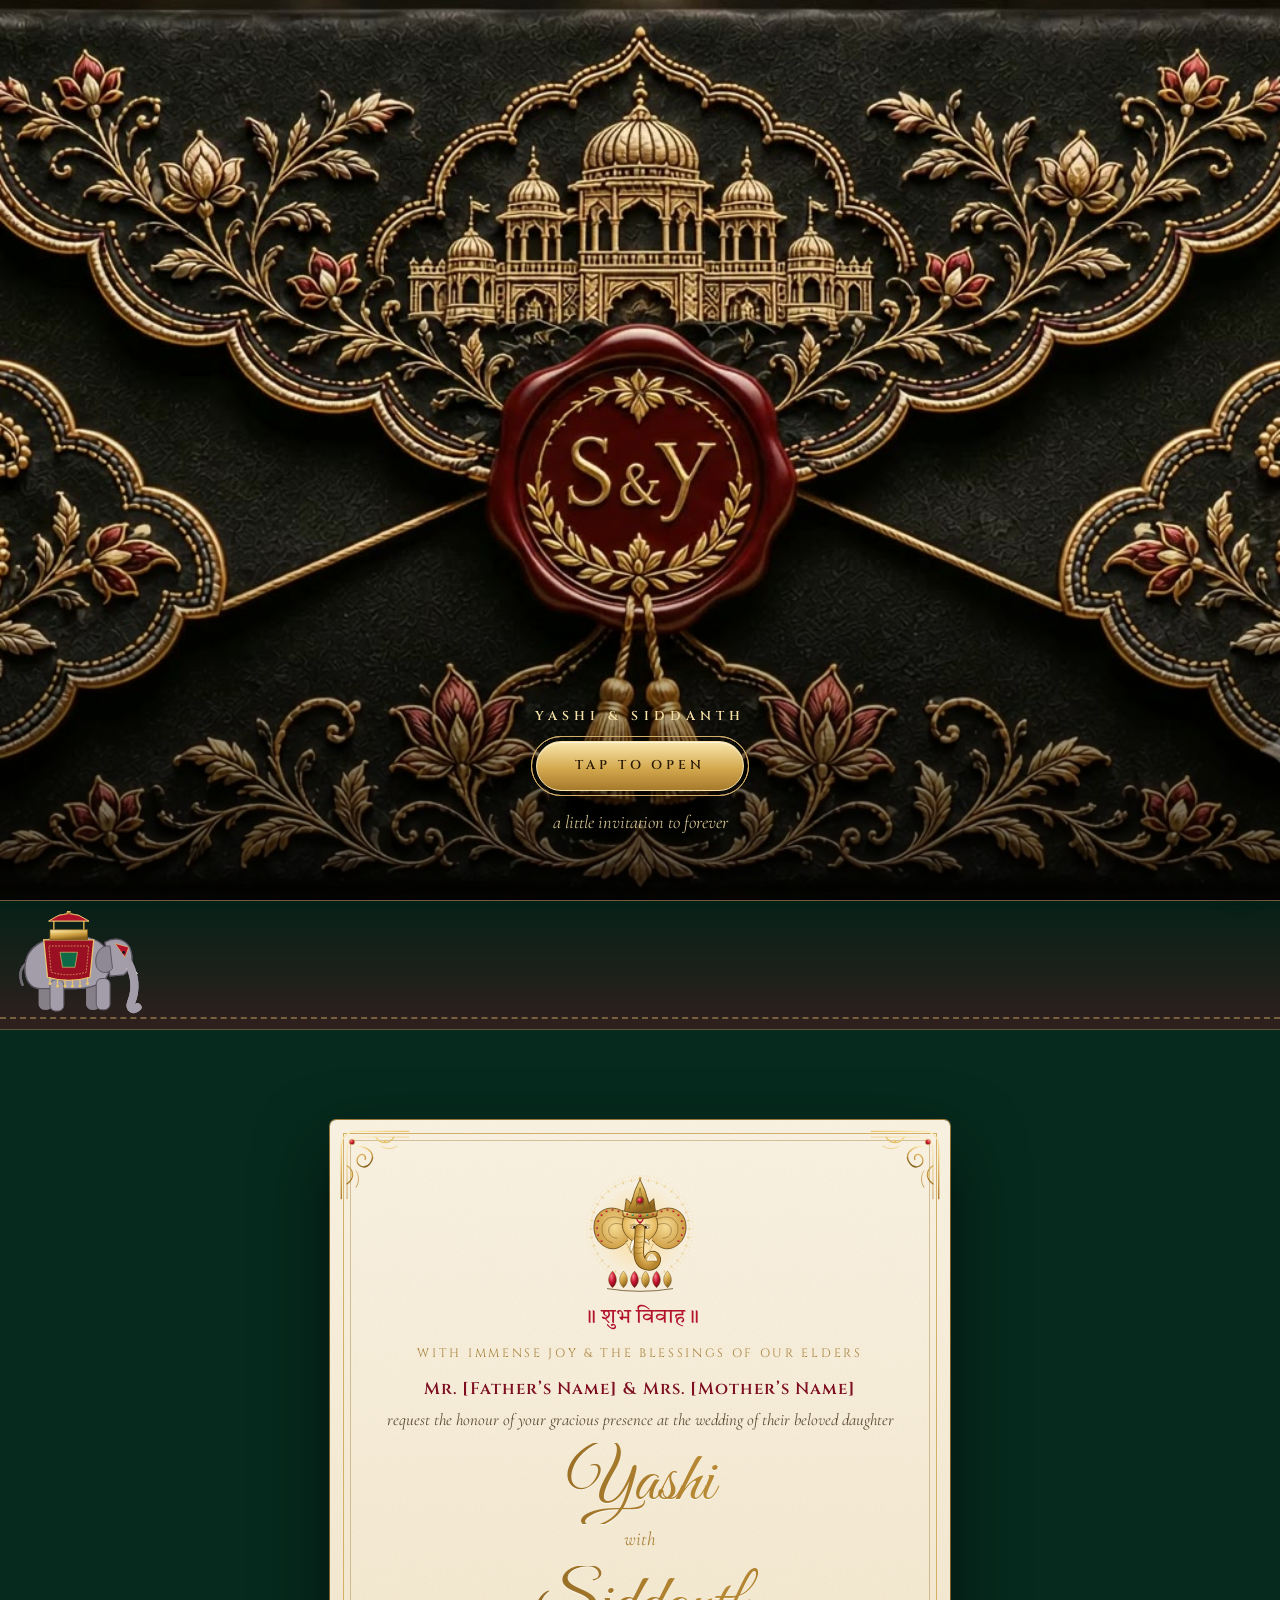
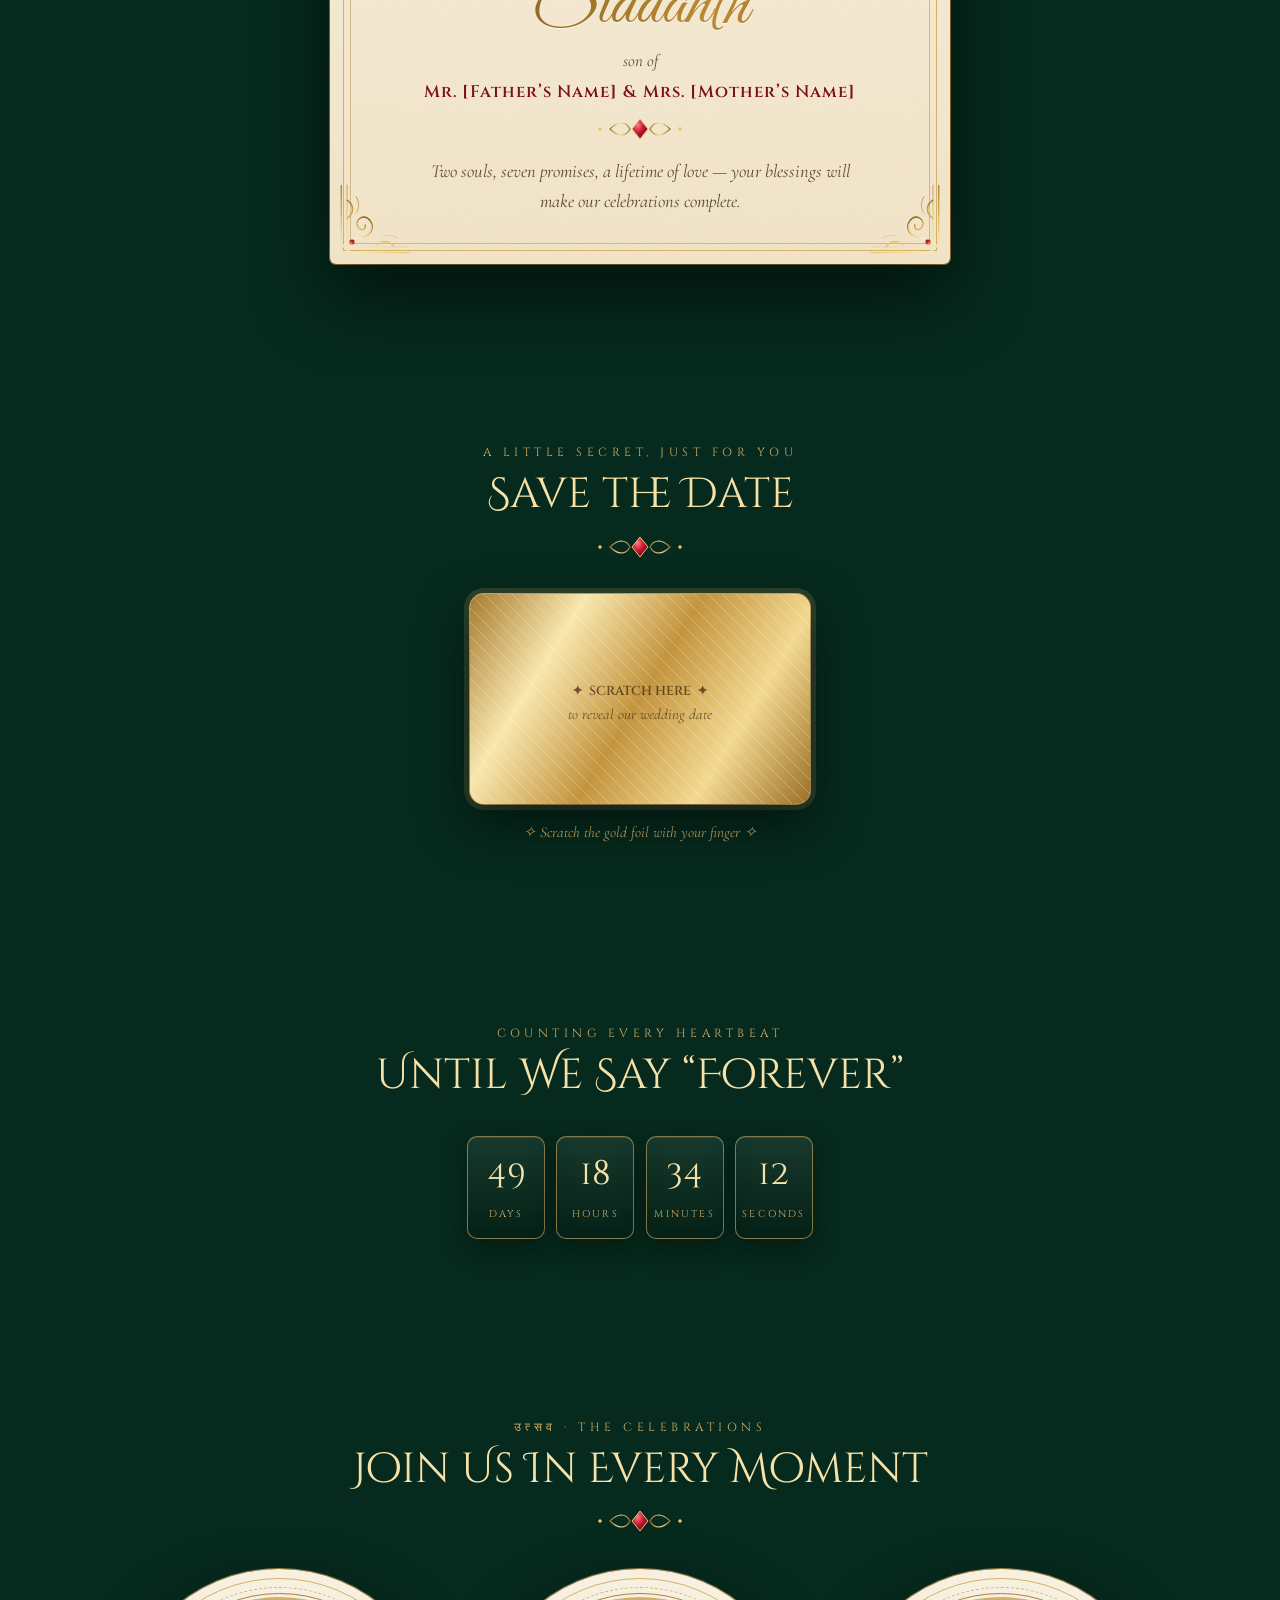
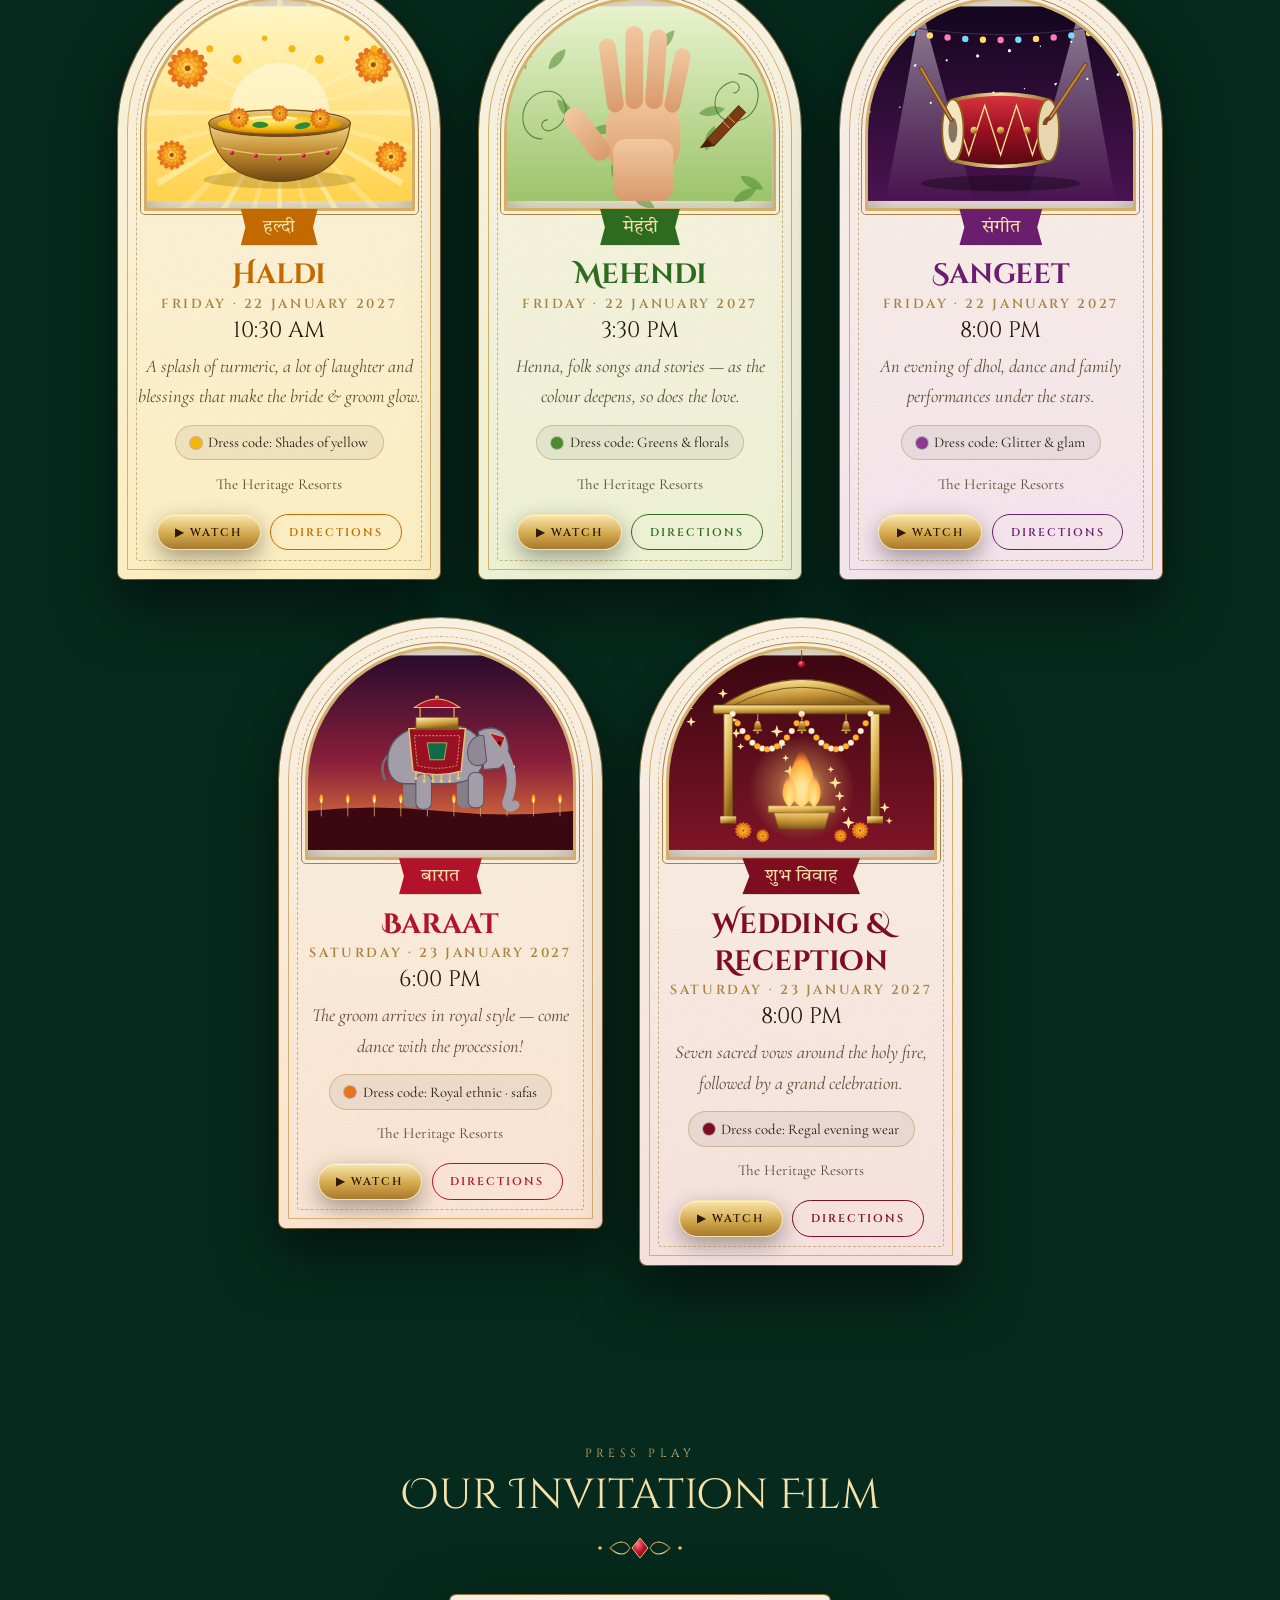
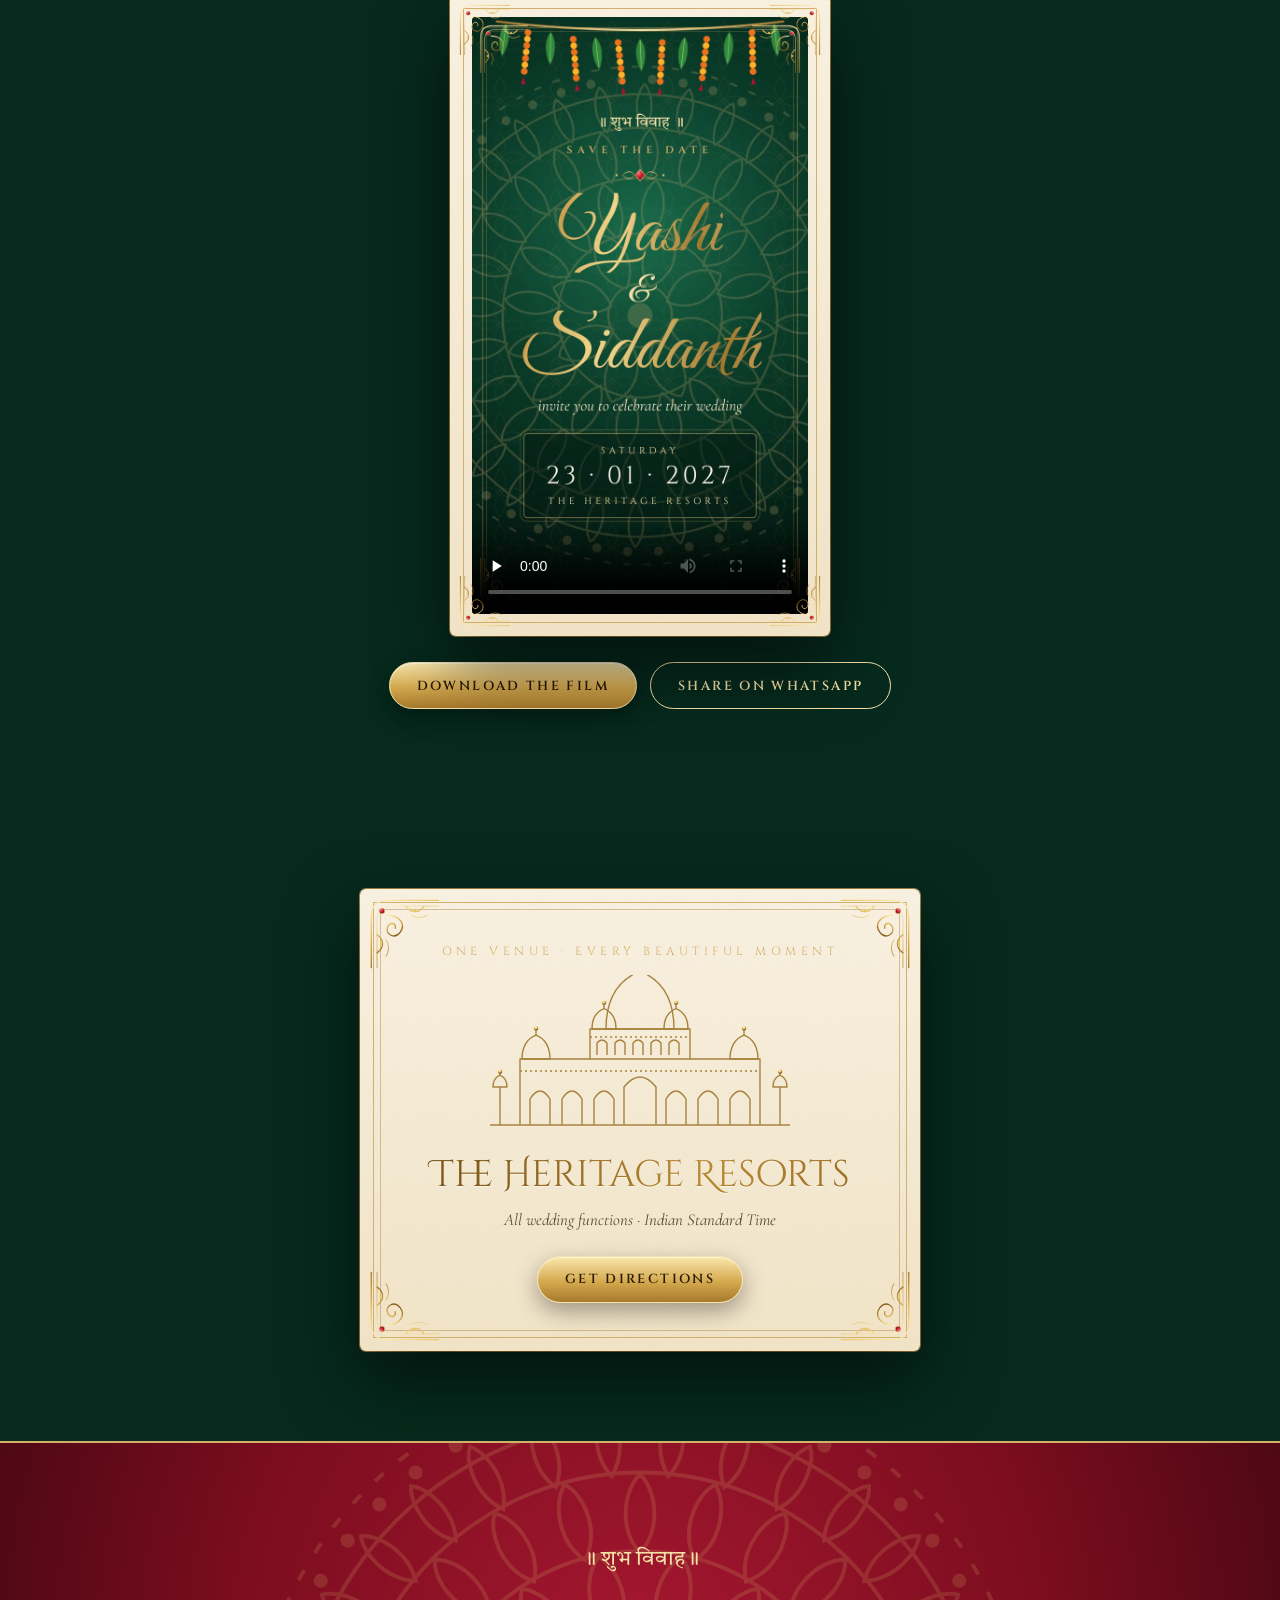
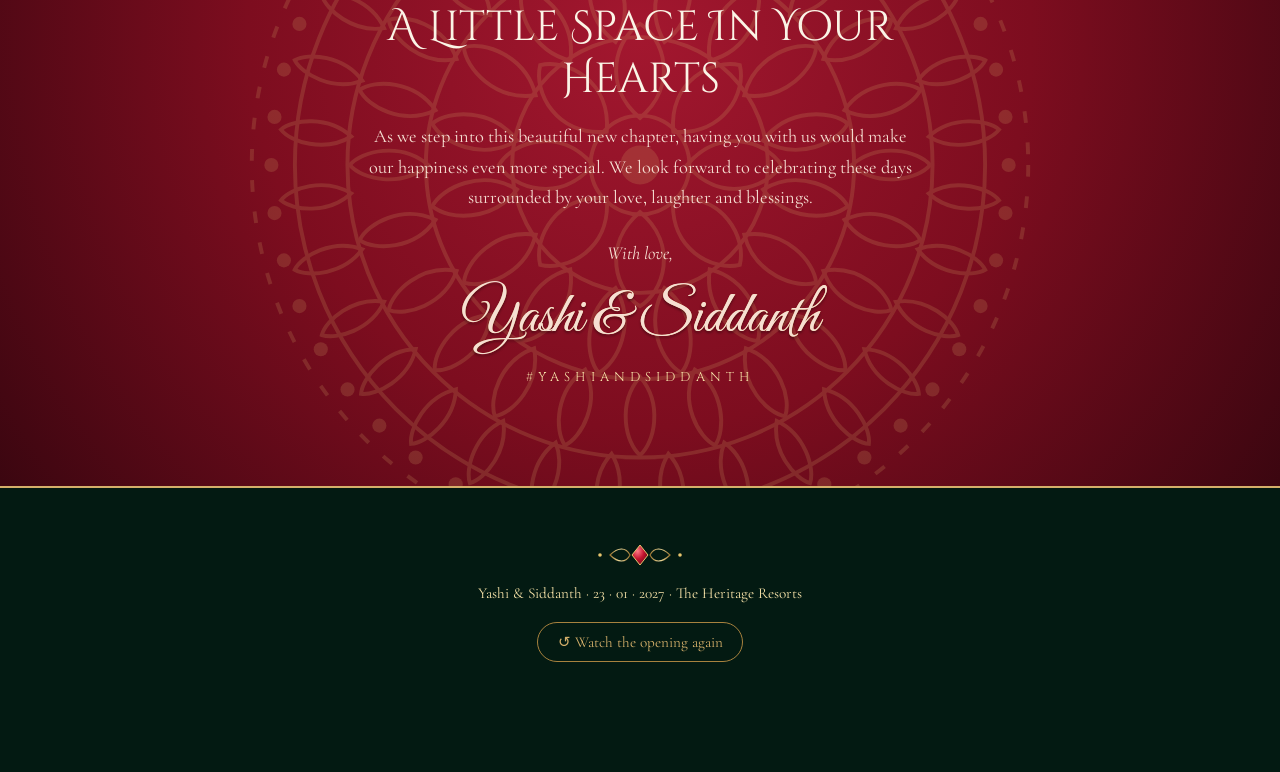
<file: index.html>
<!doctype html>
<html lang="en">
<head>
  <meta charset="utf-8" />
  <meta name="viewport" content="width=device-width, initial-scale=1, viewport-fit=cover" />
  <title>Yashi &amp; Siddanth — Wedding Invitation · 23 January 2027</title>
  <meta name="description" content="With the blessings of Lord Ganesha, Yashi &amp; Siddanth invite you to celebrate their wedding on 23 January 2027 at The Heritage Resorts." />
  <meta property="og:title" content="Yashi &amp; Siddanth · 23 · 01 · 2027" />
  <meta property="og:description" content="A little invitation to forever. Tap to open your invitation." />
  <meta property="og:image" content="assets/img/share.jpg" />
  <meta name="theme-color" content="#062a1d" />
  <link rel="preconnect" href="https://fonts.googleapis.com" />
  <link rel="preconnect" href="https://fonts.gstatic.com" crossorigin />
  <link href="https://fonts.googleapis.com/css2?family=Great+Vibes&family=Cinzel+Decorative:wght@400;700&family=Cinzel:wght@400;600&family=Cormorant+Garamond:ital,wght@0,400;0,500;0,600;1,400;1,500&family=Tiro+Devanagari+Hindi&display=swap" rel="stylesheet" />
  <link rel="stylesheet" href="css/art.css" />
  <link rel="stylesheet" href="css/style.css" />
</head>
<body class="locked">

<!-- ================= COVER: envelope → Ganesh Ji ================= -->
<div id="cover" aria-live="polite">
  <div class="stage stage-envelope" id="stage-envelope">
    <video id="env-video" playsinline muted preload="auto"></video>
    <div class="env-ui">
      <p class="env-kicker">Yashi &amp; Siddanth</p>
      <button class="seal-btn" id="open-btn" aria-label="Open the invitation">
        <span class="seal-ring"></span><span class="seal-ring r2"></span>
        <span class="seal-text">Tap to Open</span>
      </button>
      <p class="env-sub">a little invitation to forever</p>
    </div>
  </div>

  <div class="stage stage-ganesh" id="stage-ganesh" aria-hidden="true">
    <div class="rays"></div>
    <div class="g-bells" data-art="bells"></div>
    <div class="g-wrap">
      <div class="g-mandala" data-art="mandala"></div>
      <div class="g-arch">
        <div class="g-idol" data-art="ganesha"></div>
      </div>
    </div>
    <p class="shloka-title deva">॥ श्री गणेशाय नमः ॥</p>
    <p class="shloka deva">
      <span>वक्रतुण्ड महाकाय सूर्यकोटि समप्रभ ।</span>
      <span>निर्विघ्नं कुरु मे देव सर्वकार्येषु सर्वदा ॥</span>
    </p>
    <div class="g-diyas"><span data-art="diya"></span><span data-art="diya"></span></div>
    <button class="enter-btn" id="enter-btn">Enter <span aria-hidden="true">✦</span></button>
    <div class="petal-host"></div>
  </div>
</div>

<!-- ================= PAGE ================= -->
<main id="page">

  <!-- HERO -->
  <header class="hero" id="top">
    <div class="toran-top" data-art="toran"></div>
    <div class="hero-mandala" data-art="mandala"></div>
    <div class="hero-inner">
      <p class="deva hero-shloka">॥ श्री गणेशाय नमः ॥</p>
      <p class="hero-eyebrow">With the blessings of Lord Ganesha &amp; our families</p>
      <div data-art="divider"></div>
      <h1 class="hero-names">
        <span class="foil">Yashi</span>
        <span class="amp">&amp;</span>
        <span class="foil">Siddanth</span>
      </h1>
      <p class="hero-line">invite you to celebrate their wedding</p>
      <div class="date-plaque">
        <span>Saturday</span>
        <strong>23 · 01 · 2027</strong>
        <span>The Heritage Resorts</span>
      </div>
    </div>
    <div class="hero-diyas"><span data-art="diya"></span><span data-art="diya"></span></div>
    <a class="scroll-cue" href="#invite" aria-label="Scroll to the invitation"><i></i></a>
  </header>

  <div class="parade" aria-hidden="true">
    <div class="walker" data-art="elephant"></div>
    <div class="walker w2" data-art="elephant"></div>
  </div>

  <!-- INVITATION LETTER -->
  <section class="section" id="invite">
    <article class="paper reveal">
      <span class="c tl" data-art="corner"></span><span class="c tr" data-art="corner"></span>
      <span class="c bl" data-art="corner"></span><span class="c br" data-art="corner"></span>
      <div class="paper-ganesh" data-art="ganesha"></div>
      <p class="deva paper-deva">॥ शुभ विवाह ॥</p>
      <p class="kicker">With immense joy &amp; the blessings of our elders</p>
      <p class="parents" data-field="brideParents"></p>
      <p class="small-italic">request the honour of your gracious presence at the wedding of their beloved daughter</p>
      <h2 class="script-name foil">Yashi</h2>
      <p class="with">with</p>
      <h2 class="script-name foil">Siddanth</h2>
      <p class="small-italic">son of</p>
      <p class="parents" data-field="groomParents"></p>
      <div data-art="divider"></div>
      <p class="letter-note">Two souls, seven promises, a lifetime of love — your blessings will make our celebrations complete.</p>
    </article>
  </section>

  <!-- SCRATCH TO REVEAL -->
  <section class="section" id="the-date">
    <div class="section-head reveal">
      <p class="eyebrow">A little secret, just for you</p>
      <h2 class="title">Save the Date</h2>
      <div data-art="divider"></div>
    </div>
    <div class="scratch reveal" id="scratch">
      <div class="scratch-under">
        <span class="sd-day">23</span>
        <span class="sd-month">January</span>
        <span class="sd-year">2027</span>
      </div>
      <canvas id="scratch-canvas" aria-label="Scratch to reveal the date"></canvas>
    </div>
    <p class="hint">✧ Scratch the gold foil with your finger ✧</p>
  </section>

  <!-- COUNTDOWN -->
  <section class="section" id="countdown">
    <div class="section-head reveal">
      <p class="eyebrow">Counting every heartbeat</p>
      <h2 class="title">Until We Say “Forever”</h2>
    </div>
    <div class="counter reveal" id="counter">
      <div class="unit"><b id="cd-d">00</b><small>Days</small></div>
      <div class="unit"><b id="cd-h">00</b><small>Hours</small></div>
      <div class="unit"><b id="cd-m">00</b><small>Minutes</small></div>
      <div class="unit"><b id="cd-s">00</b><small>Seconds</small></div>
    </div>
  </section>

  <!-- EVENTS -->
  <section class="section" id="events">
    <div class="section-head reveal">
      <p class="eyebrow deva-mix">उत्सव · The Celebrations</p>
      <h2 class="title">Join Us In Every Moment</h2>
      <div data-art="divider"></div>
    </div>
    <div class="events" id="event-list"></div>
  </section>

  <!-- FILM -->
  <section class="section" id="film">
    <div class="section-head reveal">
      <p class="eyebrow">Press play</p>
      <h2 class="title">Our Invitation Film</h2>
      <div data-art="divider"></div>
    </div>
    <div class="film-frame reveal">
      <span class="c tl" data-art="corner"></span><span class="c tr" data-art="corner"></span>
      <span class="c bl" data-art="corner"></span><span class="c br" data-art="corner"></span>
      <video id="film-video" controls playsinline preload="none" poster="assets/img/film-poster.jpg">
        <source src="assets/video/invitation.mp4" type="video/mp4" />
      </video>
    </div>
    <div class="film-actions reveal">
      <a class="btn" href="assets/video/invitation.mp4" download="Yashi-Siddanth-Invitation.mp4">Download the film</a>
      <a class="btn ghost" id="share-wa" target="_blank" rel="noopener">Share on WhatsApp</a>
    </div>
  </section>

  <!-- VENUE -->
  <section class="section" id="venue">
    <div class="venue-card reveal">
      <span class="c tl" data-art="corner"></span><span class="c tr" data-art="corner"></span>
      <span class="c bl" data-art="corner"></span><span class="c br" data-art="corner"></span>
      <p class="eyebrow">One venue · every beautiful moment</p>
      <div class="venue-palace" data-art="palace"></div>
      <h2 class="venue-name foil">The Heritage Resorts</h2>
      <p class="small-italic">All wedding functions · Indian Standard Time</p>
      <a class="btn" id="venue-map" target="_blank" rel="noopener">Get Directions</a>
    </div>
  </section>

  <!-- CLOSING -->
  <section class="closing" id="closing">
    <div class="closing-mandala" data-art="mandala"></div>
    <div class="closing-inner reveal">
      <p class="deva">॥ शुभ विवाह ॥</p>
      <h2 class="title light">A Little Space In Your Hearts</h2>
      <p>As we step into this beautiful new chapter, having you with us would make our happiness even more special. We look forward to celebrating these days surrounded by your love, laughter and blessings.</p>
      <p class="sign">With love,</p>
      <p class="sign-names foil">Yashi &amp; Siddanth</p>
      <p class="hashtag">#YASHIANDSIDDANTH</p>
    </div>
  </section>

  <footer class="footer">
    <div data-art="divider"></div>
    <p>Yashi &amp; Siddanth · 23 · 01 · 2027 · The Heritage Resorts</p>
    <button class="replay" id="replay">↺ Watch the opening again</button>
  </footer>
</main>

<!-- Video lightbox for event films -->
<div class="lightbox" id="lightbox" role="dialog" aria-modal="true" aria-label="Event film" hidden>
  <button class="lb-close" id="lb-close" aria-label="Close">✕</button>
  <video id="lb-video" controls playsinline></video>
</div>

<!-- Music -->
<audio id="bgm" src="assets/music.mp3" loop preload="auto"></audio>
<button class="music-btn" id="music-btn" aria-label="Play or pause music" hidden>
  <span></span><span></span><span></span><span></span>
</button>

<script src="js/data.js"></script>
<script src="js/art.js"></script>
<script src="js/main.js"></script>
</body>
</html>
</file>
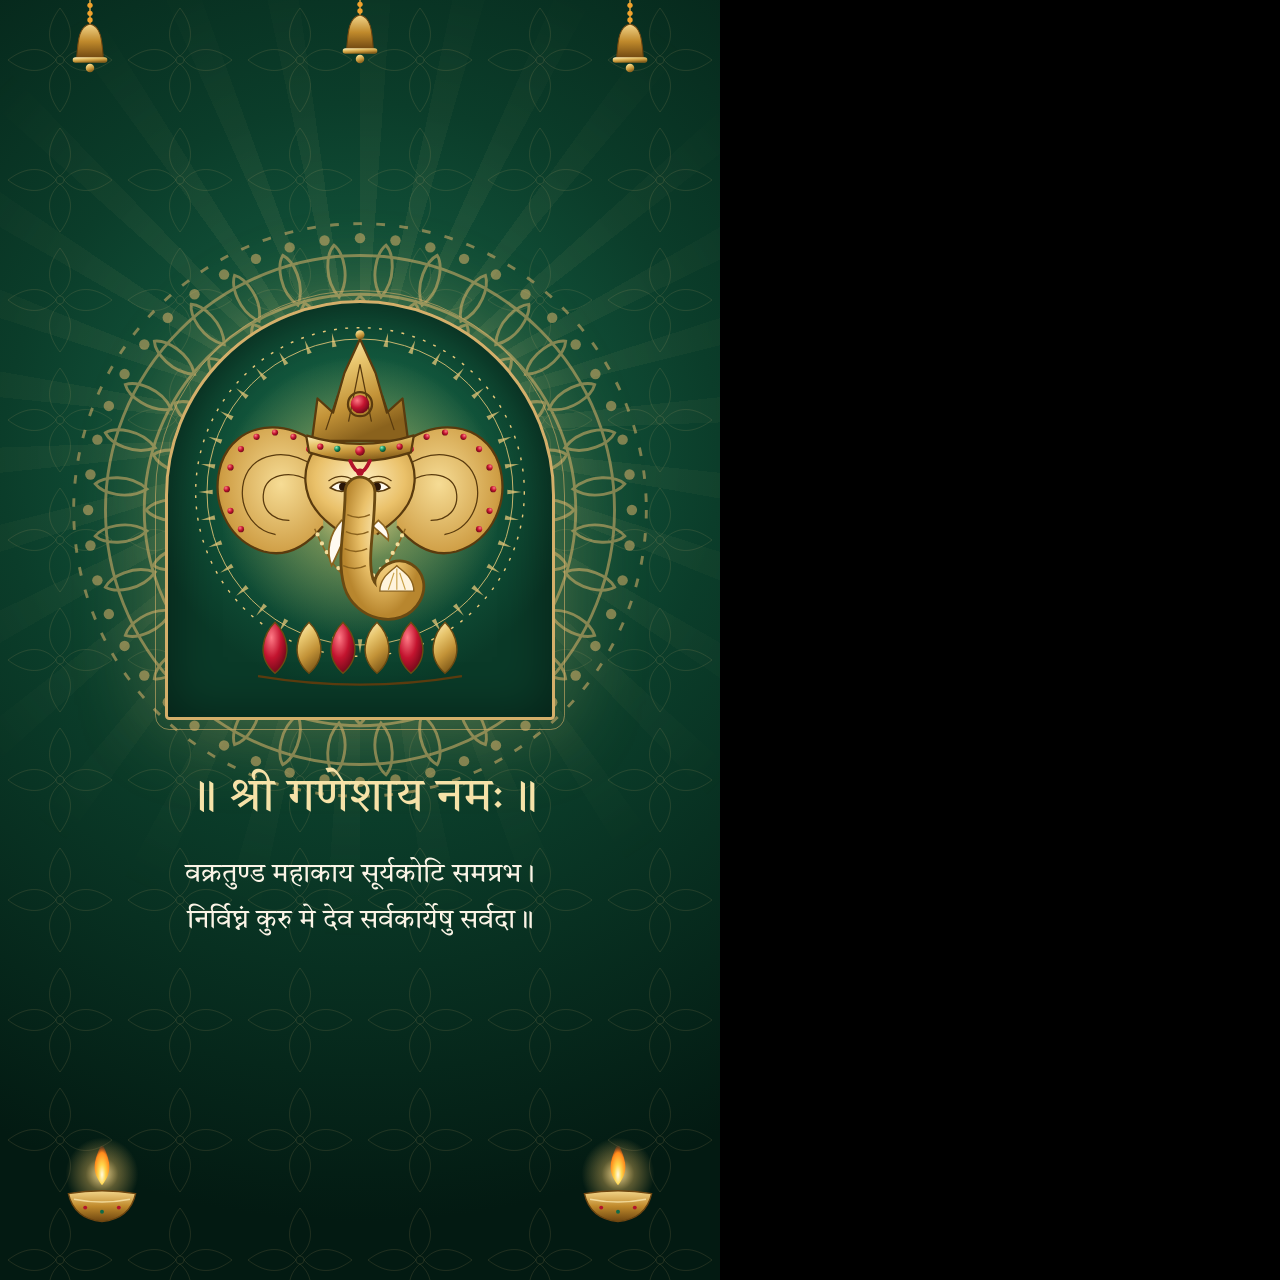
<file: tools/film.html>
<!doctype html>
<html lang="en">
<head>
<meta charset="utf-8" />
<meta name="viewport" content="width=720" />
<title>Invitation Film — renderer</title>
<!--
  This page is the source of assets/video/invitation.mp4.
  Open it in a browser to preview the film live (click to start with music),
  or run `node tools/render-film.js` to export the MP4.
-->
<link rel="preconnect" href="https://fonts.googleapis.com" />
<link rel="preconnect" href="https://fonts.gstatic.com" crossorigin />
<link href="https://fonts.googleapis.com/css2?family=Great+Vibes&family=Cinzel+Decorative:wght@400;700&family=Cinzel:wght@400;600&family=Cormorant+Garamond:ital,wght@0,400;0,500;0,600;1,400;1,500&family=Tiro+Devanagari+Hindi&display=swap" rel="stylesheet" />
<link rel="stylesheet" href="../css/art.css" />
<link rel="stylesheet" href="film.css" />
</head>
<body>
<div id="stage"></div>
<audio id="music" src="../assets/music.mp3" preload="auto"></audio>
<script src="../js/data.js"></script>
<script src="../js/art.js"></script>
<script src="film.js"></script>
</body>
</html>
</file>
<file: css/art.css>
/* =====================================================================
   art.css — motion for the SVG artwork (shared by site + video renderer)
   ===================================================================== */

svg .spin-slow { transform-box: fill-box; transform-origin: 50% 100%; }
.art-haldi .spin-slow { transform-box: view-box; transform-origin: 150px 120px; animation: spin 40s linear infinite; }
.marigold { transform-box: fill-box; transform-origin: center; }
.marigold.spin-a { animation: spin 14s linear infinite; }
.marigold.spin-b { animation: spin 18s linear infinite reverse; }

@keyframes spin { to { transform: rotate(360deg); } }
@keyframes bob { 50% { transform: translateY(-5px); } }
@keyframes twinkle { 0%, 100% { opacity: .15; } 50% { opacity: 1; } }

/* ---------- Ganesh Ji ---------- */
.ganesha { overflow: visible; }
.ganesha .g-halo { transform-box: view-box; transform-origin: 120px 120px; animation: spin 60s linear infinite; }
.ganesha .g-glow { animation: glowPulse 3.2s ease-in-out infinite; }
@keyframes glowPulse { 50% { opacity: .55; } }
.ganesha .g-ear-l, .ganesha .g-ear-r { transform-box: fill-box; transform-origin: 100% 45%; animation: earFlap 3.4s ease-in-out infinite; }
@keyframes earFlap { 50% { transform: rotate(-6deg) scaleX(.97); } }
.ganesha .g-trunk { transform-box: fill-box; transform-origin: 30% 0%; animation: trunkSway 4.2s ease-in-out infinite; }
@keyframes trunkSway { 50% { transform: rotate(-5deg); } }
.ganesha .g-eyes { transform-box: fill-box; transform-origin: center; animation: blinkEyes 5s infinite; }
@keyframes blinkEyes { 0%, 92%, 100% { transform: scaleY(1); } 95% { transform: scaleY(.08); } }

/* Draw-on reveal (add .drawing on a parent to play it) */
.drawing .ganesha .g-line { stroke-dasharray: 1; stroke-dashoffset: 1; animation: drawLine 2.6s ease forwards; }
.drawing .ganesha .g-fill, .drawing .ganesha .g-neck { opacity: 0; animation: fadeIn 1.4s ease 1.6s forwards; }
.drawing .ganesha .g-trunk > path { opacity: 0; animation: fadeIn 1.2s ease 1.2s forwards; }
@keyframes drawLine { to { stroke-dashoffset: 0; } }
@keyframes fadeIn { to { opacity: 1; } }

/* ---------- Diya / bell ---------- */
.diya .flame { transform-box: fill-box; transform-origin: 50% 100%; animation: flicker .5s ease-in-out infinite alternate; }
.diya .diya-glow { animation: glowPulse 1.8s ease-in-out infinite; }
@keyframes flicker { from { transform: scale(1, 1) rotate(-3deg); } to { transform: scale(.88, 1.16) rotate(3deg); } }
.bell { transform-origin: 50% 0; animation: bellSwing 2.8s ease-in-out infinite; }
@keyframes bellSwing { 0%, 100% { transform: rotate(-7deg); } 50% { transform: rotate(7deg); } }

/* ---------- Toran ---------- */
.toran-svg .tstring { transform-box: fill-box; transform-origin: 50% 0; animation: bellSwing 3s ease-in-out infinite; animation-delay: calc(var(--k) * -.35s); }

/* ---------- Haldi ---------- */
.art-haldi .bob { animation: bob 3.6s ease-in-out infinite; }
.art-haldi .shine { animation: twinkle 2.4s ease-in-out infinite; }
.art-haldi .splash { animation: splash 3s ease-out infinite; animation-delay: calc(var(--i) * -.4s); }
@keyframes splash { 0% { opacity: 0; transform: translateY(20px) scale(.4); } 30% { opacity: .9; } 100% { opacity: 0; transform: translateY(-14px) scale(1.2); } }
.art-haldi .splash { transform-box: fill-box; transform-origin: center; }

/* ---------- Mehendi ---------- */
.art-mehendi .draw { stroke-dasharray: 1; stroke-dashoffset: 1; animation: henna 7s ease-in-out infinite; }
.art-mehendi .cap, .art-mehendi .dot { opacity: 0; animation: hennaDot 7s ease-in-out infinite; }
@keyframes henna { 0% { stroke-dashoffset: 1; } 45%, 88% { stroke-dashoffset: 0; } 100% { stroke-dashoffset: 0; opacity: 0; } }
@keyframes hennaDot { 0%, 30% { opacity: 0; } 50%, 88% { opacity: 1; } 100% { opacity: 0; } }
.art-mehendi .cone { animation: cone 7s ease-in-out infinite; }
@keyframes cone { 0% { transform: translate(-40px, -10px); } 20% { transform: translate(-70px, 10px); } 40% { transform: translate(-30px, -30px); } 60%, 100% { transform: translate(0, 0); } }
.art-mehendi .leaf { animation: twinkle 5s ease-in-out infinite; animation-delay: calc(var(--i) * -.6s); }
.art-mehendi .hand { animation: bob 5s ease-in-out infinite; }

/* ---------- Sangeet ---------- */
.art-sangeet .bulb { animation: twinkle 1.4s ease-in-out infinite; animation-delay: calc(var(--i) * -.17s); }
.art-sangeet .star { animation: twinkle 3s ease-in-out infinite; animation-delay: calc(var(--i) * -.37s); }
.art-sangeet .beam { transform-box: fill-box; transform-origin: 50% 0; }
.art-sangeet .b1 { animation: beamL 4s ease-in-out infinite; }
.art-sangeet .b2 { animation: beamR 4.6s ease-in-out infinite; }
@keyframes beamL { 0%, 100% { transform: rotate(-14deg); } 50% { transform: rotate(16deg); } }
@keyframes beamR { 0%, 100% { transform: rotate(14deg); } 50% { transform: rotate(-18deg); } }
.art-sangeet .note { animation: note 4s ease-in infinite; animation-delay: calc(var(--i) * -.7s); opacity: 0; }
@keyframes note { 0% { opacity: 0; transform: translateY(0) rotate(-8deg); } 20% { opacity: 1; } 100% { opacity: 0; transform: translateY(-140px) rotate(12deg); } }
.art-sangeet .stick { transform-box: fill-box; }
.art-sangeet .s1 { transform-origin: 0 0; animation: hitL .6s ease-in infinite; }
.art-sangeet .s2 { transform-origin: 100% 0; animation: hitR .6s ease-in infinite .3s; }
@keyframes hitL { 0%, 100% { transform: rotate(-16deg); } 45% { transform: rotate(0); } }
@keyframes hitR { 0%, 100% { transform: rotate(16deg); } 45% { transform: rotate(0); } }
.art-sangeet .ring { transform-box: fill-box; transform-origin: center; opacity: 0; }
.art-sangeet .r1 { animation: ring .6s ease-out infinite .27s; }
.art-sangeet .r2 { animation: ring .6s ease-out infinite .57s; }
@keyframes ring { 0% { opacity: .9; transform: scale(1); } 100% { opacity: 0; transform: scale(2.2); } }
.art-sangeet .dhol { transform-box: fill-box; transform-origin: center; animation: thump .3s ease-out infinite; }
@keyframes thump { 0%, 100% { transform: scale(1); } 30% { transform: scale(1.02); } }

/* ---------- Baraat / elephant ---------- */
.elephant .e-leg { transform-box: fill-box; transform-origin: 50% 0; }
.elephant .la { animation: legA 1s ease-in-out infinite alternate; }
.elephant .lb { animation: legB 1s ease-in-out infinite alternate; }
@keyframes legA { from { transform: rotate(-12deg); } to { transform: rotate(12deg); } }
@keyframes legB { from { transform: rotate(12deg); } to { transform: rotate(-12deg); } }
.elephant .e-body { animation: stomp .5s ease-in-out infinite alternate; }
@keyframes stomp { to { transform: translateY(-3px); } }
.elephant .e-trunk { transform-box: fill-box; transform-origin: 20% 0; animation: tsw 2.4s ease-in-out infinite alternate; }
@keyframes tsw { from { transform: rotate(-8deg); } to { transform: rotate(10deg); } }
.elephant .e-ear { transform-box: fill-box; transform-origin: 90% 40%; animation: earE 1s ease-in-out infinite alternate; }
@keyframes earE { from { transform: rotate(-8deg); } to { transform: rotate(6deg); } }
.elephant .e-tail { transform-box: fill-box; transform-origin: 100% 0; animation: earE .7s ease-in-out infinite alternate; }
.art-baraat .fw { transform-box: fill-box; transform-origin: center; opacity: 0; animation: firework 2.5s ease-out infinite; animation-delay: calc(var(--k) * -.5s); }
@keyframes firework { 0% { opacity: 0; transform: scale(.1); } 10% { opacity: 1; } 70% { opacity: .8; } 100% { opacity: 0; transform: scale(1.25); } }
.art-baraat .flame, .art-reception .fl { transform-box: fill-box; transform-origin: 50% 100%; animation: flicker .45s ease-in-out infinite alternate; }

/* ---------- Reception ---------- */
.art-reception .f2 { animation-duration: .38s; animation-delay: -.2s; }
.art-reception .f3 { animation-duration: .52s; animation-delay: -.1s; }
.art-reception .fireglow { animation: glowPulse 1.6s ease-in-out infinite; }
.art-reception .tw { animation: twinkle 2.2s ease-in-out infinite; animation-delay: calc(var(--i) * -.29s); }
.art-reception .hbell { transform-box: fill-box; transform-origin: 50% 0; animation: bellSwing 2.6s ease-in-out infinite; animation-delay: calc(var(--i) * -.6s); }
.art-reception .garland { transform-box: fill-box; transform-origin: 50% 0; animation: garl 4s ease-in-out infinite; }
@keyframes garl { 50% { transform: rotate(1.2deg) translateY(1px); } }

/* ---------- Falling petals ---------- */
.petals { position: absolute; inset: 0; overflow: hidden; pointer-events: none; }
.petals i {
  position: absolute; top: -6%;
  width: 11px; height: 15px;
  border-radius: 70% 0 70% 0;
  background: linear-gradient(135deg, #ffbf47, #e8731c);
  opacity: .95;
  animation: petalFall var(--dur) linear var(--delay) infinite;
}
.petals.rose i { background: linear-gradient(135deg, #ff6f86, #a8102a); }
.petals i:nth-child(3n) { background: linear-gradient(135deg, #fff1b0, #f2b33d); }
.petals.rose i:nth-child(3n) { background: linear-gradient(135deg, #ffd4dc, #e05570); }
@keyframes petalFall {
  0% { transform: translate(0, 0) rotate(0) scale(var(--sc)); }
  50% { transform: translate(calc(var(--dx) * -.6), 55vh) rotate(260deg) scale(var(--sc)); }
  100% { transform: translate(var(--dx), 112vh) rotate(540deg) scale(var(--sc)); }
}

@media (prefers-reduced-motion: reduce) {
  svg *, .petals i, .bell, .ganesha * { animation: none !important; }
  .drawing .ganesha .g-line { stroke-dashoffset: 0; }
  .drawing .ganesha .g-fill, .drawing .ganesha .g-neck, .drawing .ganesha .g-trunk > path { opacity: 1; }
}
</file>
<file: css/style.css>
/* =====================================================================
   Yashi & Siddanth — royal emerald, ruby & gold
   ===================================================================== */
:root {
  --em-900: #031a12;
  --em-800: #062a1d;
  --em-700: #0b3d2a;
  --em-600: #0f5a40;
  --ruby: #b3122b;
  --ruby-700: #7d0d1f;
  --ruby-900: #3b0610;
  --gold: #d4af6a;
  --gold-200: #f6e2a8;
  --gold-600: #a8823e;
  --ivory: #fbf4e6;
  --ivory-2: #f3e6cb;
  --ink: #23170c;
  --ink-soft: #5c4a33;
  --serif: "Cormorant Garamond", Georgia, serif;
  --display: "Cinzel Decorative", "Cinzel", Georgia, serif;
  --caps: "Cinzel", Georgia, serif;
  --script: "Great Vibes", cursive;
  --deva: "Tiro Devanagari Hindi", "Noto Serif Devanagari", serif;
  --damask: url("data:image/svg+xml,%3Csvg xmlns='http://www.w3.org/2000/svg' width='120' height='120' viewBox='0 0 120 120'%3E%3Cg fill='none' stroke='%23d4af6a' stroke-opacity='.11' stroke-width='1'%3E%3Cpath d='M60 8C74 26 74 44 60 56C46 44 46 26 60 8Z'/%3E%3Cpath d='M60 112C74 94 74 76 60 64C46 76 46 94 60 112Z'/%3E%3Cpath d='M8 60C26 46 44 46 56 60C44 74 26 74 8 60Z'/%3E%3Cpath d='M112 60C94 46 76 46 64 60C76 74 94 74 112 60Z'/%3E%3Ccircle cx='60' cy='60' r='4'/%3E%3Cpath d='M0 0L22 22M120 0L98 22M0 120L22 98M120 120L98 98'/%3E%3Ccircle cx='0' cy='0' r='10'/%3E%3Ccircle cx='120' cy='0' r='10'/%3E%3Ccircle cx='0' cy='120' r='10'/%3E%3Ccircle cx='120' cy='120' r='10'/%3E%3C/g%3E%3C/svg%3E");
  --paper-grain: url("data:image/svg+xml,%3Csvg xmlns='http://www.w3.org/2000/svg' width='200' height='200'%3E%3Cfilter id='n'%3E%3CfeTurbulence type='fractalNoise' baseFrequency='.85' numOctaves='3' stitchTiles='stitch'/%3E%3CfeColorMatrix values='0 0 0 0 .45 0 0 0 0 .32 0 0 0 0 .12 0 0 0 .09 0'/%3E%3C/filter%3E%3Crect width='200' height='200' filter='url(%23n)'/%3E%3C/svg%3E");
}

* { box-sizing: border-box; }
html { scroll-behavior: smooth; -webkit-text-size-adjust: 100%; }
body {
  margin: 0;
  font-family: var(--serif);
  font-size: 1.15rem;
  line-height: 1.65;
  color: var(--ivory);
  background: var(--damask) 0 0 / 120px 120px, radial-gradient(ellipse at 50% 0%, var(--em-600), var(--em-800) 55%, var(--em-900));
  background-color: var(--em-800);
  background-attachment: fixed;
  -webkit-font-smoothing: antialiased;
  overflow-x: hidden;
}
body.locked { overflow: hidden; height: 100svh; }
h1, h2, h3, p { margin: 0; font-weight: 400; }
.deva { font-family: var(--deva); }
img, svg, video { max-width: 100%; }
[data-art] svg { display: block; }

/* ---------- Gold foil text ---------- */
.foil {
  background: linear-gradient(100deg, #a77a2c 0%, #f9e7ad 22%, #d4a94e 38%, #fff6d4 50%, #c4943d 62%, #f3d98f 78%, #9c6f24 100%);
  background-size: 250% 100%;
  -webkit-background-clip: text; background-clip: text;
  color: transparent;
  animation: foil 6s linear infinite;
  filter: drop-shadow(0 2px 1px rgba(0, 0, 0, .35));
}
@keyframes foil { to { background-position: -250% 0; } }

.btn {
  display: inline-flex; align-items: center; justify-content: center; gap: .5rem;
  padding: .85rem 1.7rem;
  border: 1px solid var(--gold-200);
  border-radius: 999px;
  background: linear-gradient(180deg, #f9e7ad, #d4a94e 55%, #a77a2c);
  color: #2a1a06;
  font: 600 .82rem var(--caps);
  letter-spacing: .18em; text-transform: uppercase; text-decoration: none;
  cursor: pointer;
  box-shadow: 0 8px 22px rgba(0, 0, 0, .35), inset 0 1px 0 rgba(255, 255, 255, .6);
  transition: transform .25s, box-shadow .25s;
}
.btn:hover { transform: translateY(-2px); box-shadow: 0 12px 28px rgba(0, 0, 0, .45), inset 0 1px 0 rgba(255, 255, 255, .6); }
.btn.ghost { background: transparent; color: var(--gold-200); box-shadow: none; }
.btn.small { padding: .6rem 1.1rem; font-size: .7rem; }
.btn.dark { background: var(--em-800); color: var(--gold-200); border-color: var(--gold); box-shadow: none; }

/* ================= COVER ================= */
#cover { position: fixed; inset: 0; z-index: 100; background: #000; }
#cover.gone { animation: coverOut 1.2s ease forwards; }
@keyframes coverOut { to { opacity: 0; visibility: hidden; } }
.stage { position: absolute; inset: 0; overflow: hidden; }

.stage-envelope { background: #000 center / cover no-repeat; }
.stage-envelope video { position: absolute; inset: 0; width: 100%; height: 100%; object-fit: cover; }
.env-ui {
  position: absolute; inset: 0;
  display: flex; flex-direction: column; align-items: center; justify-content: flex-end;
  padding-bottom: max(7vh, 40px); gap: .6rem; text-align: center;
  background: linear-gradient(to top, rgba(0, 0, 0, .65), transparent 40%);
  transition: opacity .6s;
}
.stage-envelope.playing .env-ui { opacity: 0; pointer-events: none; }
.env-kicker { font: 600 .8rem var(--caps); letter-spacing: .4em; color: var(--gold-200); text-transform: uppercase; }
.env-sub { font-style: italic; color: var(--gold-200); opacity: .85; }
.seal-btn {
  position: relative; padding: .95rem 2.4rem; border: 1px solid var(--gold-200); border-radius: 999px; cursor: pointer;
  background: linear-gradient(180deg, #f9e7ad, #d4a94e 55%, #a77a2c);
  box-shadow: 0 10px 30px rgba(0, 0, 0, .6), inset 0 1px 0 rgba(255, 255, 255, .6);
  margin: .4rem 0;
}
.seal-text { font: 600 .8rem var(--caps); letter-spacing: .3em; color: #2a1a06; text-transform: uppercase; }
.seal-ring { position: absolute; inset: -6px; border-radius: 999px; border: 1.5px solid var(--gold); animation: ringPulse 2.2s ease-out infinite; }
.seal-ring.r2 { animation-delay: 1.1s; }
@keyframes ringPulse { from { transform: scale(.95); opacity: 1; } to { transform: scale(1.25, 1.6); opacity: 0; } }

/* Ganesh darshan */
.stage-ganesh {
  opacity: 0; visibility: hidden;
  background: radial-gradient(circle at 50% 38%, #1a6b4c 0%, var(--em-700) 38%, var(--em-900) 80%);
  display: flex; flex-direction: column; align-items: center; justify-content: center;
  text-align: center; padding: 3vh 16px 4vh; gap: 1.6vh;
  transition: opacity 1.2s ease, visibility 1.2s;
}
.stage-ganesh.on { opacity: 1; visibility: visible; }
.rays {
  position: absolute; left: 50%; top: 36%; width: 220vmax; height: 220vmax; margin: -110vmax 0 0 -110vmax;
  background: repeating-conic-gradient(from 0deg, rgba(255, 226, 150, .09) 0 4deg, transparent 4deg 12deg);
  animation: spin 80s linear infinite;
  mask-image: radial-gradient(circle, #000 0, transparent 45%);
  -webkit-mask-image: radial-gradient(circle, #000 0, transparent 45%);
}
.g-bells { position: absolute; top: 0; left: 0; right: 0; display: flex; justify-content: space-between; padding: 0 9%; pointer-events: none; }
.g-bells .bell { width: 26px; height: auto; }
.g-bells > :nth-child(2) { margin-top: -12px; }
.g-bells > :nth-child(2) .bell { animation-delay: -1.3s; }
.g-wrap { position: relative; width: min(74vw, 46vh, 360px); aspect-ratio: 1; display: grid; place-items: center; }
.g-mandala { position: absolute; inset: -14%; opacity: 0; transition: opacity 2s 0.6s; }
.g-mandala svg { width: 100%; height: 100%; animation: spin 70s linear infinite reverse; }
.stage-ganesh.on .g-mandala { opacity: .55; }
.g-arch {
  position: relative; width: 82%; aspect-ratio: 1 / 1.08;
  border-radius: 999px 999px 18px 18px;
  border: 2px solid var(--gold); outline: 1px solid rgba(212, 175, 106, .6); outline-offset: 6px;
  background: radial-gradient(circle at 50% 42%, #1d7a56, #0a3a28 70%);
  box-shadow: 0 0 60px rgba(255, 210, 120, .25), inset 0 0 40px rgba(0, 0, 0, .45);
  display: grid; place-items: center; overflow: hidden;
  transform: scale(.85); opacity: 0;
}
.stage-ganesh.on .g-arch { animation: archIn 1.4s cubic-bezier(.2, .9, .3, 1.15) .3s forwards; }
@keyframes archIn { to { transform: none; opacity: 1; } }
.g-idol { width: 84%; margin-top: 0; }
.shloka-title { font-size: clamp(1.3rem, 5.2vw, 1.9rem); color: var(--gold-200); opacity: 0; letter-spacing: .04em; }
.shloka { display: grid; gap: .1rem; color: var(--ivory); font-size: clamp(.95rem, 3.9vw, 1.2rem); line-height: 1.7; }
.shloka span { opacity: 0; transform: translateY(8px); }
.stage-ganesh.on .shloka-title { animation: up 1.2s ease 2.4s forwards; }
.stage-ganesh.on .shloka span:nth-child(1) { animation: up 1.2s ease 3.2s forwards; }
.stage-ganesh.on .shloka span:nth-child(2) { animation: up 1.2s ease 4s forwards; }
@keyframes up { from { opacity: 0; transform: translateY(10px); } to { opacity: 1; transform: none; } }
.g-diyas { position: absolute; bottom: 3vh; left: 0; right: 0; display: flex; justify-content: space-between; padding: 0 5%; pointer-events: none; }
.g-diyas .diya { width: 54px; }
.enter-btn {
  margin-top: 1vh;
  padding: .8rem 2.2rem; border-radius: 999px; cursor: pointer;
  font: 600 .8rem var(--caps); letter-spacing: .3em; text-transform: uppercase;
  color: #2a1a06; border: 1px solid var(--gold-200);
  background: linear-gradient(180deg, #f9e7ad, #d4a94e 55%, #a77a2c);
  opacity: 0; pointer-events: none; transition: opacity 1s;
  position: relative; z-index: 2;
}
.stage-ganesh.ready .enter-btn { opacity: 1; pointer-events: auto; }
.petal-host { position: absolute; inset: 0; pointer-events: none; }

/* ================= HERO ================= */
.hero {
  position: relative; min-height: 100svh;
  display: grid; place-items: center;
  padding: 120px 18px 90px; text-align: center; overflow: hidden;
}
.toran-top { position: absolute; top: 0; left: -2%; right: -2%; height: 120px; }
.toran-top svg { width: 100%; height: 100%; }
.hero-mandala { position: absolute; left: 50%; top: 50%; width: min(150vw, 900px); aspect-ratio: 1; transform: translate(-50%, -50%); opacity: .22; }
.hero-mandala svg { width: 100%; height: 100%; animation: spin 120s linear infinite; }
.hero-inner { position: relative; max-width: 640px; }
.hero-shloka { color: var(--gold-200); font-size: 1.15rem; }
.hero-eyebrow { font-style: italic; color: var(--ivory-2); margin: .6rem 0 .2rem; }
.divider-svg { width: min(260px, 70vw); height: 24px; margin: .9rem auto; display: block; }
.hero-names { font-family: var(--script); font-size: clamp(4rem, 19vw, 7.6rem); line-height: 1; margin: .4rem 0; }
.hero-names span { display: block; padding: 0 .1em; }
.hero-names .amp { font-size: .45em; color: var(--gold-200); margin: .1em 0; }
body.entered .hero-names .foil { animation: foil 6s linear infinite, nameIn 1.8s cubic-bezier(.2, .8, .2, 1) both; }
body.entered .hero-names .foil:last-child { animation-delay: 0s, .35s; }
@keyframes nameIn { from { opacity: 0; transform: perspective(600px) rotateX(-50deg) translateY(30px); letter-spacing: .12em; } to { opacity: 1; transform: none; } }
.hero-line { font-style: italic; font-size: 1.25rem; color: var(--ivory-2); }
.date-plaque {
  display: inline-grid; gap: .1rem; margin-top: 1.6rem; padding: 1rem 2rem;
  border: 1px solid var(--gold); outline: 1px solid rgba(212, 175, 106, .45); outline-offset: 5px;
  border-radius: 6px; background: rgba(3, 26, 18, .45); backdrop-filter: blur(2px);
}
.date-plaque span { font: .74rem var(--caps); letter-spacing: .35em; text-transform: uppercase; color: var(--gold-200); }
.date-plaque strong { font: 600 clamp(1.5rem, 7vw, 2rem) var(--caps); letter-spacing: .14em; color: var(--ivory); font-weight: 400; }
.hero-diyas { position: absolute; bottom: 24px; left: 0; right: 0; display: flex; justify-content: space-between; padding: 0 6%; pointer-events: none; }
.hero-diyas .diya { width: 52px; }
.scroll-cue { position: absolute; bottom: 26px; left: 50%; width: 26px; height: 42px; margin-left: -13px; border: 1.5px solid var(--gold); border-radius: 14px; }
.scroll-cue i { position: absolute; left: 50%; top: 8px; width: 4px; height: 8px; margin-left: -2px; background: var(--gold); border-radius: 2px; animation: cue 1.6s ease-in-out infinite; }
@keyframes cue { 0% { opacity: 0; transform: translateY(0); } 40% { opacity: 1; } 100% { opacity: 0; transform: translateY(12px); } }

/* Elephant parade */
.parade {
  position: relative; height: 130px; overflow: hidden;
  border-top: 1px solid rgba(212, 175, 106, .4); border-bottom: 1px solid rgba(212, 175, 106, .4);
  background: linear-gradient(180deg, rgba(3, 26, 18, .6), rgba(125, 13, 31, .35));
}
.parade::after { content: ""; position: absolute; left: 0; right: 0; bottom: 10px; border-bottom: 2px dashed rgba(212, 175, 106, .45); }
.walker { position: absolute; bottom: 12px; left: 0; width: 150px; animation: march 26s linear infinite; }
.walker.w2 { animation-delay: -13s; }
@keyframes march { from { transform: translateX(-180px); } to { transform: translateX(calc(100vw + 40px)); } }

/* ================= SECTIONS ================= */
.section { padding: 90px 18px; max-width: 1080px; margin: 0 auto; text-align: center; position: relative; }
.section-head { margin-bottom: 2.2rem; }
.eyebrow { font: .74rem var(--caps); letter-spacing: .38em; text-transform: uppercase; color: var(--gold); }
.title { font-family: var(--display); font-size: clamp(1.7rem, 6.6vw, 2.6rem); line-height: 1.25; color: var(--gold-200); margin-top: .5rem; }
.title.light { color: var(--ivory); }
.small-italic { font-style: italic; color: var(--ink-soft); font-size: 1.05rem; }

/* Ivory paper card */
.paper, .venue-card, .film-frame {
  position: relative;
  max-width: 620px; margin: 0 auto;
  padding: 3.4rem 1.6rem 3rem;
  color: var(--ink);
  background: var(--paper-grain), linear-gradient(180deg, var(--ivory), var(--ivory-2));
  border-radius: 6px;
  box-shadow: 0 30px 70px rgba(0, 0, 0, .55), 0 0 0 1px var(--gold-600);
  outline: 1px solid var(--gold); outline-offset: -14px;
}
.paper::after, .venue-card::after {
  content: ""; position: absolute; inset: 20px; border: 1px solid rgba(168, 130, 62, .45); pointer-events: none;
}
.c { position: absolute; width: 74px; height: 74px; z-index: 1; pointer-events: none; }
.c svg { width: 100%; height: 100%; }
.c.tl { top: 8px; left: 8px; }
.c.tr { top: 8px; right: 8px; transform: scaleX(-1); }
.c.bl { bottom: 8px; left: 8px; transform: scaleY(-1); }
.c.br { bottom: 8px; right: 8px; transform: scale(-1); }
.paper-ganesh { width: 110px; margin: 0 auto .4rem; }
.paper-deva { font-size: 1.3rem; color: var(--ruby); }
.kicker { font: .76rem var(--caps); letter-spacing: .22em; text-transform: uppercase; color: var(--gold-600); margin: .6rem 0 1rem; }
.parents { font: 600 1.05rem var(--caps); letter-spacing: .06em; color: var(--ruby-700); margin: .4rem 0; }
.script-name { font-family: var(--script); font-size: clamp(3.2rem, 14vw, 4.4rem); line-height: 1.15; margin-top: .6rem; }
.paper .foil, .venue-card .foil {
  background-image: linear-gradient(100deg, #6e4a12 0%, #b98a34 25%, #8a5f1a 45%, #d9ab52 55%, #7a5216 75%, #a97c2c 100%);
  filter: drop-shadow(0 1px 0 rgba(255, 255, 255, .6));
}
.with { font-style: italic; color: var(--gold-600); font-size: 1.2rem; }
.letter-note { font-style: italic; color: var(--ink-soft); max-width: 420px; margin: 0 auto; }

/* Scratch */
.scratch {
  position: relative; max-width: 340px; height: 210px; margin: 0 auto; border-radius: 14px; overflow: hidden;
  background: var(--paper-grain), linear-gradient(180deg, var(--ivory), var(--ivory-2));
  box-shadow: 0 20px 50px rgba(0, 0, 0, .5), 0 0 0 1px var(--gold), 0 0 0 6px rgba(212, 175, 106, .18);
}
.scratch-under { position: absolute; inset: 0; display: grid; place-content: center; gap: .1rem; color: var(--ink); }
.sd-day { font: 400 4.6rem/1 var(--display); color: var(--ruby); }
.sd-month { font: 600 1.25rem var(--caps); letter-spacing: .35em; text-transform: uppercase; color: var(--gold-600); }
.sd-year { font: .95rem var(--caps); letter-spacing: .5em; }
.scratch canvas { position: absolute; inset: 0; width: 100%; height: 100%; cursor: grab; touch-action: none; transition: opacity .8s; }
.hint { margin-top: 1rem; font-style: italic; color: var(--gold); font-size: .95rem; }

/* Countdown */
.counter { display: flex; justify-content: center; gap: .7rem; flex-wrap: wrap; }
.unit {
  width: 78px; padding: .9rem 0 .7rem; border-radius: 10px;
  background: linear-gradient(180deg, rgba(255, 255, 255, .07), rgba(0, 0, 0, .2));
  border: 1px solid rgba(212, 175, 106, .6);
  box-shadow: inset 0 1px 0 rgba(255, 255, 255, .1), 0 10px 26px rgba(0, 0, 0, .35);
  perspective: 300px;
}
.unit b { display: block; font: 400 2.1rem var(--display); color: var(--gold-200); font-variant-numeric: tabular-nums; }
.unit b.flip { animation: flip .55s ease-out; }
@keyframes flip { from { transform: rotateX(-90deg); opacity: 0; } }
.unit small { font: .62rem var(--caps); letter-spacing: .22em; text-transform: uppercase; color: var(--gold); }

/* ================= EVENTS ================= */
.events { display: grid; gap: 2.4rem; grid-template-columns: repeat(auto-fit, minmax(290px, 1fr)); align-items: start; }
.event {
  --accent: var(--ruby);
  --tint: #fff5d9;
  position: relative;
  padding: 1.2rem 1.2rem 1.8rem;
  color: var(--ink);
  background: var(--paper-grain), linear-gradient(180deg, var(--ivory), var(--tint));
  border-radius: 200px 200px 8px 8px;
  box-shadow: 0 26px 60px rgba(0, 0, 0, .55), 0 0 0 1px var(--gold-600);
  outline: 1px solid var(--gold); outline-offset: -10px;
}
.event::before {
  content: ""; position: absolute; inset: 18px; border-radius: 190px 190px 4px 4px;
  border: 1px dashed rgba(168, 130, 62, .55); pointer-events: none;
}
.event .window {
  position: relative; aspect-ratio: 300 / 236; margin: .6rem .4rem 0;
  border-radius: 999px 999px 6px 6px; overflow: hidden;
  border: 3px solid var(--gold); outline: 1px solid var(--gold-600); outline-offset: 3px;
  box-shadow: inset 0 0 30px rgba(0, 0, 0, .3);
}
.event .window svg { width: 100%; height: 100%; display: block; }
.event .ribbon {
  position: relative; display: inline-block; margin-top: -1.1rem; padding: .35rem 1.4rem;
  background: var(--accent); color: var(--gold-200);
  font: 1.15rem var(--deva);
  box-shadow: 0 6px 14px rgba(0, 0, 0, .3);
  clip-path: polygon(0 0, 100% 0, 94% 50%, 100% 100%, 0 100%, 6% 50%);
}
.event h3 { font: 700 1.75rem var(--display); color: var(--accent); margin: .7rem 0 .1rem; }
.event .when { font: 600 .82rem var(--caps); letter-spacing: .2em; text-transform: uppercase; color: var(--gold-600); }
.event .time { font: 1.4rem var(--caps); color: var(--ink); margin: .1rem 0 .4rem; }
.event .desc { font-style: italic; color: var(--ink-soft); max-width: 300px; margin: 0 auto .8rem; }
.event .dress { display: inline-flex; gap: .4rem; align-items: center; font-size: .92rem; padding: .3rem .9rem; border-radius: 999px; background: rgba(0, 0, 0, .05); border: 1px solid rgba(168, 130, 62, .4); }
.event .dress i { width: 12px; height: 12px; border-radius: 50%; background: var(--swatch); box-shadow: 0 0 0 1px rgba(0, 0, 0, .2); }
.event .venue { font-size: .95rem; color: var(--ink-soft); margin-top: .7rem; }
.event .actions { display: flex; gap: .6rem; justify-content: center; flex-wrap: wrap; margin-top: 1.1rem; }
.event .btn.ghost { color: var(--accent); border-color: var(--accent); }
.event.haldi { --accent: #c26a00; --tint: #fff1c4; }
.event.mehendi { --accent: #2f6b1e; --tint: #eef5d8; }
.event.sangeet { --accent: #6b1d6e; --tint: #f6e6f2; }
.event.baraat { --accent: #b3122b; --tint: #fde6d6; }
.event.reception { --accent: #7d0d1f; --tint: #f8e3e3; }

/* ================= FILM ================= */
.film-frame { max-width: 380px; padding: 22px; }
.film-frame video { display: block; width: 100%; aspect-ratio: 9 / 16; border-radius: 4px; background: #000; position: relative; z-index: 2; }
.film-frame .c { width: 54px; height: 54px; z-index: 3; }
.film-actions { display: flex; gap: .8rem; justify-content: center; flex-wrap: wrap; margin-top: 1.6rem; }

/* ================= VENUE ================= */
.venue-card { max-width: 560px; }
.venue-palace { width: min(320px, 90%); margin: 1rem auto .6rem; }
.venue-palace svg path { stroke: var(--gold-600); }
.venue-name { font-family: var(--display); font-size: clamp(1.7rem, 7vw, 2.3rem); }
.venue-card .btn { margin-top: 1.4rem; }

/* ================= CLOSING ================= */
.closing {
  position: relative; overflow: hidden; text-align: center;
  padding: 100px 22px;
  background: radial-gradient(circle at 50% 30%, #a3172f, var(--ruby-700) 50%, var(--ruby-900));
  border-top: 2px solid var(--gold); border-bottom: 2px solid var(--gold);
}
.closing-mandala { position: absolute; left: 50%; top: 50%; width: min(140vw, 800px); aspect-ratio: 1; transform: translate(-50%, -50%); opacity: .18; }
.closing-mandala svg { width: 100%; height: 100%; animation: spin 140s linear infinite reverse; }
.closing-inner { position: relative; max-width: 560px; margin: 0 auto; display: grid; gap: 1rem; }
.closing .deva { color: var(--gold-200); font-size: 1.3rem; }
.closing p { color: #f6dfd2; }
.sign { font-style: italic; margin-top: .6rem; }
.sign-names { font-family: var(--script); font-size: clamp(2.6rem, 11vw, 3.6rem); line-height: 1.2; }
.hashtag { font: .8rem var(--caps); letter-spacing: .4em; color: var(--gold-200) !important; }

.footer { text-align: center; padding: 40px 18px 110px; color: var(--gold-200); font-size: .95rem; background: var(--em-900); }
.replay { margin-top: 1rem; background: none; border: 1px solid var(--gold-600); border-radius: 999px; color: var(--gold); font: inherit; padding: .4rem 1.2rem; cursor: pointer; }

/* ================= LIGHTBOX ================= */
.lightbox { position: fixed; inset: 0; z-index: 120; background: rgba(3, 14, 10, .92); display: grid; place-items: center; padding: 56px 16px 24px; backdrop-filter: blur(6px); }
.lightbox[hidden] { display: none; }
.lightbox video { max-height: 86svh; max-width: 100%; aspect-ratio: 9 / 16; border-radius: 10px; box-shadow: 0 0 0 1px var(--gold), 0 20px 60px rgba(0, 0, 0, .7); background: #000; }
.lb-close { position: absolute; top: 12px; right: 14px; width: 44px; height: 44px; border-radius: 50%; border: 1px solid var(--gold); background: rgba(0, 0, 0, .4); color: var(--gold-200); font-size: 1.2rem; cursor: pointer; }

/* ================= MUSIC ================= */
.music-btn {
  position: fixed; right: 16px; bottom: calc(16px + env(safe-area-inset-bottom, 0px)); z-index: 90;
  width: 52px; height: 52px; border-radius: 50%; cursor: pointer;
  border: 1px solid var(--gold); background: radial-gradient(circle at 35% 30%, #1d7a56, var(--em-800));
  box-shadow: 0 8px 22px rgba(0, 0, 0, .45);
  display: flex; align-items: flex-end; justify-content: center; gap: 3px; padding-bottom: 16px;
}
.music-btn span { width: 3px; height: 8px; background: var(--gold-200); border-radius: 2px; }
.music-btn.on span { animation: eq 1s ease-in-out infinite; }
.music-btn.on span:nth-child(2) { animation-delay: -.3s; }
.music-btn.on span:nth-child(3) { animation-delay: -.6s; }
.music-btn.on span:nth-child(4) { animation-delay: -.8s; }
@keyframes eq { 0%, 100% { height: 6px; } 50% { height: 20px; } }

/* Reveal on scroll */
.reveal { opacity: 0; transform: translateY(34px); transition: opacity 1.1s ease, transform 1.1s cubic-bezier(.2, .8, .2, 1); }
.reveal.in { opacity: 1; transform: none; }

@media (min-width: 900px) {
  .events { grid-template-columns: repeat(3, 1fr); }
  .event:nth-child(4) { grid-column: 1 / 2; margin-left: 50%; margin-right: -50%; }
  .event:nth-child(5) { grid-column: 2 / 3; margin-left: 50%; margin-right: -50%; }
}

@media (prefers-reduced-motion: reduce) {
  .reveal { opacity: 1; transform: none; transition: none; }
  .foil, .walker, .rays, .hero-mandala svg, .closing-mandala svg, .g-mandala svg { animation: none !important; }
}
</file>
<file: tools/film.css>
:root {
  --em-900: #031a12; --em-800: #062a1d; --em-700: #0b3d2a; --em-600: #0f5a40;
  --ruby: #b3122b; --ruby-700: #7d0d1f; --ruby-900: #3b0610;
  --gold: #d4af6a; --gold-200: #f6e2a8; --gold-600: #a8823e;
  --ivory: #fbf4e6; --ivory-2: #f3e6cb; --ink: #23170c; --ink-soft: #5c4a33;
  --serif: "Cormorant Garamond", Georgia, serif;
  --display: "Cinzel Decorative", "Cinzel", Georgia, serif;
  --caps: "Cinzel", Georgia, serif;
  --script: "Great Vibes", cursive;
  --deva: "Tiro Devanagari Hindi", serif;
  --damask: url("data:image/svg+xml,%3Csvg xmlns='http://www.w3.org/2000/svg' width='120' height='120' viewBox='0 0 120 120'%3E%3Cg fill='none' stroke='%23d4af6a' stroke-opacity='.13' stroke-width='1'%3E%3Cpath d='M60 8C74 26 74 44 60 56C46 44 46 26 60 8Z'/%3E%3Cpath d='M60 112C74 94 74 76 60 64C46 76 46 94 60 112Z'/%3E%3Cpath d='M8 60C26 46 44 46 56 60C44 74 26 74 8 60Z'/%3E%3Cpath d='M112 60C94 46 76 46 64 60C76 74 94 74 112 60Z'/%3E%3Ccircle cx='60' cy='60' r='4'/%3E%3C/g%3E%3C/svg%3E");
  --paper-grain: url("data:image/svg+xml,%3Csvg xmlns='http://www.w3.org/2000/svg' width='200' height='200'%3E%3Cfilter id='n'%3E%3CfeTurbulence type='fractalNoise' baseFrequency='.85' numOctaves='3' stitchTiles='stitch'/%3E%3CfeColorMatrix values='0 0 0 0 .45 0 0 0 0 .32 0 0 0 0 .12 0 0 0 .09 0'/%3E%3C/filter%3E%3Crect width='200' height='200' filter='url(%23n)'/%3E%3C/svg%3E");
}
* { box-sizing: border-box; margin: 0; }
html, body { width: 720px; height: 1280px; overflow: hidden; background: #000; }
body { font-family: var(--serif); color: var(--ivory); -webkit-font-smoothing: antialiased; }
#stage { position: relative; width: 720px; height: 1280px; overflow: hidden; }
.scene { position: absolute; inset: 0; opacity: 0; overflow: hidden; display: flex; flex-direction: column; align-items: center; text-align: center; }
[data-art] svg { display: block; width: 100%; height: auto; }
.deva { font-family: var(--deva); }

.foil {
  background: linear-gradient(100deg, #a77a2c 0%, #f9e7ad 22%, #d4a94e 38%, #fff6d4 50%, #c4943d 62%, #f3d98f 78%, #9c6f24 100%);
  background-size: 250% 100%;
  -webkit-background-clip: text; background-clip: text; color: transparent;
  animation: foil 5s linear infinite;
}
@keyframes foil { to { background-position: -250% 0; } }
.foil.dark { background-image: linear-gradient(100deg, #6e4a12 0%, #b98a34 25%, #8a5f1a 45%, #e0b45a 55%, #7a5216 75%, #a97c2c 100%); }

/* Entrance helpers (delays are relative to the scene start) */
.up { opacity: 0; animation: up 1.1s cubic-bezier(.2, .8, .2, 1) forwards; animation-delay: var(--d, 0s); }
@keyframes up { from { opacity: 0; transform: translateY(26px); } to { opacity: 1; transform: none; } }
.zoom { opacity: 0; animation: zoom 1.4s cubic-bezier(.2, .9, .3, 1.15) forwards; animation-delay: var(--d, 0s); }
@keyframes zoom { from { opacity: 0; transform: scale(.82); } to { opacity: 1; transform: none; } }
.name-in { opacity: 0; animation: nameIn 1.8s cubic-bezier(.2, .8, .2, 1) forwards, foil 5s linear infinite; animation-delay: var(--d, 0s), 0s; }
@keyframes nameIn { from { opacity: 0; transform: perspective(600px) rotateX(-55deg) translateY(30px); letter-spacing: .14em; } to { opacity: 1; transform: none; } }
.slow-zoom { animation: slowZoom 8s linear forwards; }
@keyframes slowZoom { from { transform: scale(1.06); } to { transform: scale(1); } }
@keyframes spin { to { transform: rotate(360deg); } }

.bg-emerald { position: absolute; inset: 0; background: var(--damask) 0 0 / 120px 120px, radial-gradient(circle at 50% 36%, #1a6b4c, var(--em-700) 40%, var(--em-900) 85%); }
.rays { position: absolute; left: 50%; top: 34%; width: 2400px; height: 2400px; margin: -1200px 0 0 -1200px;
  background: repeating-conic-gradient(from 0deg, rgba(255, 226, 150, .1) 0 4deg, transparent 4deg 12deg);
  -webkit-mask-image: radial-gradient(circle, #000 0, transparent 30%); animation: spin 60s linear infinite; }
.frame { position: absolute; inset: 22px; border: 1.5px solid rgba(212, 175, 106, .8); pointer-events: none; }
.frame::after { content: ""; position: absolute; inset: 8px; border: 1px solid rgba(212, 175, 106, .4); }
.fc { position: absolute; width: 110px; height: 110px; }
.fc.tl { top: 14px; left: 14px; } .fc.tr { top: 14px; right: 14px; transform: scaleX(-1); }
.fc.bl { bottom: 14px; left: 14px; transform: scaleY(-1); } .fc.br { bottom: 14px; right: 14px; transform: scale(-1); }

/* ---------- Ganesh ---------- */
.s-ganesh { justify-content: center; gap: 22px; padding-bottom: 60px; }
.s-ganesh .bells { position: absolute; top: 0; left: 0; right: 0; display: flex; justify-content: space-between; padding: 0 70px; }
.s-ganesh .bells .bell { width: 40px; }
.s-ganesh .bells > :nth-child(2) { margin-top: -18px; }
.g-wrap { position: relative; width: 470px; height: 470px; display: grid; place-items: center; }
.g-mandala { position: absolute; inset: -60px; opacity: .55; }
.g-mandala svg { width: 100%; height: 100%; animation: spin 50s linear infinite reverse; }
.g-arch { position: relative; width: 390px; height: 420px; border-radius: 999px 999px 22px 22px; border: 3px solid var(--gold);
  outline: 1.5px solid rgba(212, 175, 106, .6); outline-offset: 9px;
  background: radial-gradient(circle at 50% 42%, #1d7a56, #0a3a28 70%);
  box-shadow: 0 0 90px rgba(255, 210, 120, .3), inset 0 0 50px rgba(0, 0, 0, .45);
  display: grid; place-items: center; overflow: hidden; }
.g-idol { width: 340px; }
.s-ganesh .t1 { font-size: 48px; color: var(--gold-200); }
.s-ganesh .t2 { font-size: 27px; line-height: 1.7; color: var(--ivory); }
.diyas { position: absolute; bottom: 50px; left: 0; right: 0; display: flex; justify-content: space-between; padding: 0 60px; }
.diyas .diya { width: 84px; }

/* ---------- Names ---------- */
.s-names { justify-content: center; padding: 0 50px; }
.s-names .toran { position: absolute; top: 0; left: -10px; right: -10px; height: 170px; }
.s-names .toran svg { height: 100%; }
.s-names .mandala-bg { position: absolute; left: 50%; top: 50%; width: 1100px; height: 1100px; margin: -550px 0 0 -550px; opacity: .22; }
.s-names .mandala-bg svg { width: 100%; height: 100%; animation: spin 90s linear infinite; }
.s-names .eyebrow { font: 32px var(--deva); color: var(--gold-200); }
.s-names .save { font: 600 22px var(--caps); letter-spacing: .5em; color: var(--gold); margin: 22px 0 6px; text-transform: uppercase; }
.s-names .names { font-family: var(--script); font-size: 168px; line-height: 1.02; }
.s-names .amp { font-family: var(--script); font-size: 80px; color: var(--gold-200); line-height: 1; }
.s-names .line { font-style: italic; font-size: 34px; color: var(--ivory-2); margin-top: 12px; }
.plaque { margin-top: 40px; padding: 22px 46px; border: 1.5px solid var(--gold); outline: 1px solid rgba(212, 175, 106, .5); outline-offset: 7px; border-radius: 8px; background: rgba(3, 26, 18, .5); display: grid; gap: 4px; }
.plaque span { font: 20px var(--caps); letter-spacing: .4em; color: var(--gold-200); text-transform: uppercase; }
.plaque strong { font: 400 54px var(--caps); letter-spacing: .14em; color: var(--ivory); }
.divider-svg { width: 340px; height: 30px; margin: 18px auto; }

/* ---------- Event scenes ---------- */
.ev { justify-content: flex-start; padding-top: 92px; color: var(--ink); }
.ev .bg { position: absolute; inset: 0; background: var(--paper-grain), radial-gradient(circle at 50% 30%, #fffaf0, var(--tint) 70%); }
.ev .bg::after { content: ""; position: absolute; inset: 0; background: var(--damask) 0 0 / 140px 140px; opacity: .6; mix-blend-mode: multiply; }
.ev .frame { border-color: var(--gold-600); }
.ev .frame::after { border-color: rgba(168, 130, 62, .45); }
.ev .day { position: relative; font: 600 20px var(--caps); letter-spacing: .42em; color: var(--gold-600); text-transform: uppercase; }
.ev .window { position: relative; width: 600px; height: 472px; margin-top: 26px; border-radius: 999px 999px 10px 10px; overflow: hidden;
  border: 5px solid var(--gold); outline: 2px solid var(--gold-600); outline-offset: 6px; box-shadow: 0 30px 60px rgba(0, 0, 0, .25); }
.ev .window svg { width: 100%; height: 100%; }
.ev .ribbon { position: relative; margin-top: -26px; padding: 8px 46px; background: var(--accent); color: var(--gold-200); font: 36px var(--deva);
  clip-path: polygon(0 0, 100% 0, 94% 50%, 100% 100%, 0 100%, 6% 50%); box-shadow: 0 8px 20px rgba(0, 0, 0, .3); }
.ev h2 { position: relative; font: 700 66px var(--display); color: var(--accent); margin-top: 22px; line-height: 1.1; }
.ev .when { position: relative; font: 600 24px var(--caps); letter-spacing: .2em; color: var(--gold-600); margin-top: 16px; text-transform: uppercase; }
.ev .time { position: relative; font: 46px var(--caps); color: var(--ink); }
.ev .desc { position: relative; font-style: italic; font-size: 31px; line-height: 1.45; color: var(--ink-soft); max-width: 560px; margin-top: 14px; }
.ev .dress { position: relative; display: inline-flex; align-items: center; gap: 12px; margin-top: 22px; padding: 8px 24px; border-radius: 999px; border: 1.5px solid rgba(168, 130, 62, .5); font-size: 26px; background: rgba(255, 255, 255, .45); }
.ev .dress i { width: 20px; height: 20px; border-radius: 50%; background: var(--swatch); }
.ev .petals i { width: 16px; height: 22px; }
.ev .divider-svg { margin-top: 26px; }
.ev .venue-line { position: relative; font: 600 24px var(--caps); letter-spacing: .3em; text-transform: uppercase; color: var(--accent); }
.ev .diyas { bottom: 46px; }
.ev.haldi { --accent: #c26a00; --tint: #ffe9a8; }
.ev.mehendi { --accent: #2f6b1e; --tint: #dcebbb; }
.ev.sangeet { --accent: #6b1d6e; --tint: #f0d6ea; }
.ev.baraat { --accent: #b3122b; --tint: #fbd6c0; }
.ev.reception { --accent: #7d0d1f; --tint: #f3cfcf; }

/* ---------- Closing ---------- */
.s-close { justify-content: center; padding: 0 60px; }
.s-close .bg-ruby { position: absolute; inset: 0; background: var(--damask) 0 0 / 120px 120px, radial-gradient(circle at 50% 35%, #a3172f, var(--ruby-700) 50%, var(--ruby-900)); }
.s-close .mandala-bg { position: absolute; left: 50%; top: 40%; width: 1000px; height: 1000px; margin: -500px 0 0 -500px; opacity: .16; }
.s-close .mandala-bg svg { width: 100%; height: 100%; animation: spin 90s linear infinite reverse; }
.s-close .palace { width: 520px; position: relative; }
.s-close .eyebrow { position: relative; font: 22px var(--caps); letter-spacing: .4em; color: var(--gold-200); text-transform: uppercase; margin-top: 26px; }
.s-close .venue { position: relative; font: 400 60px var(--display); line-height: 1.15; margin-top: 10px; }
.s-close .sub { position: relative; font-style: italic; font-size: 30px; color: #f6dfd2; margin-top: 10px; }
.s-close .msg { position: relative; font-size: 32px; line-height: 1.5; color: #f6dfd2; margin-top: 36px; max-width: 560px; }
.s-close .names { position: relative; font-family: var(--script); font-size: 104px; line-height: 1.15; margin-top: 30px; }
.s-close .date { position: relative; font: 40px var(--caps); letter-spacing: .16em; color: var(--ivory); }
.s-close .tag { position: relative; font: 20px var(--caps); letter-spacing: .5em; color: var(--gold-200); margin-top: 18px; }
</file>
